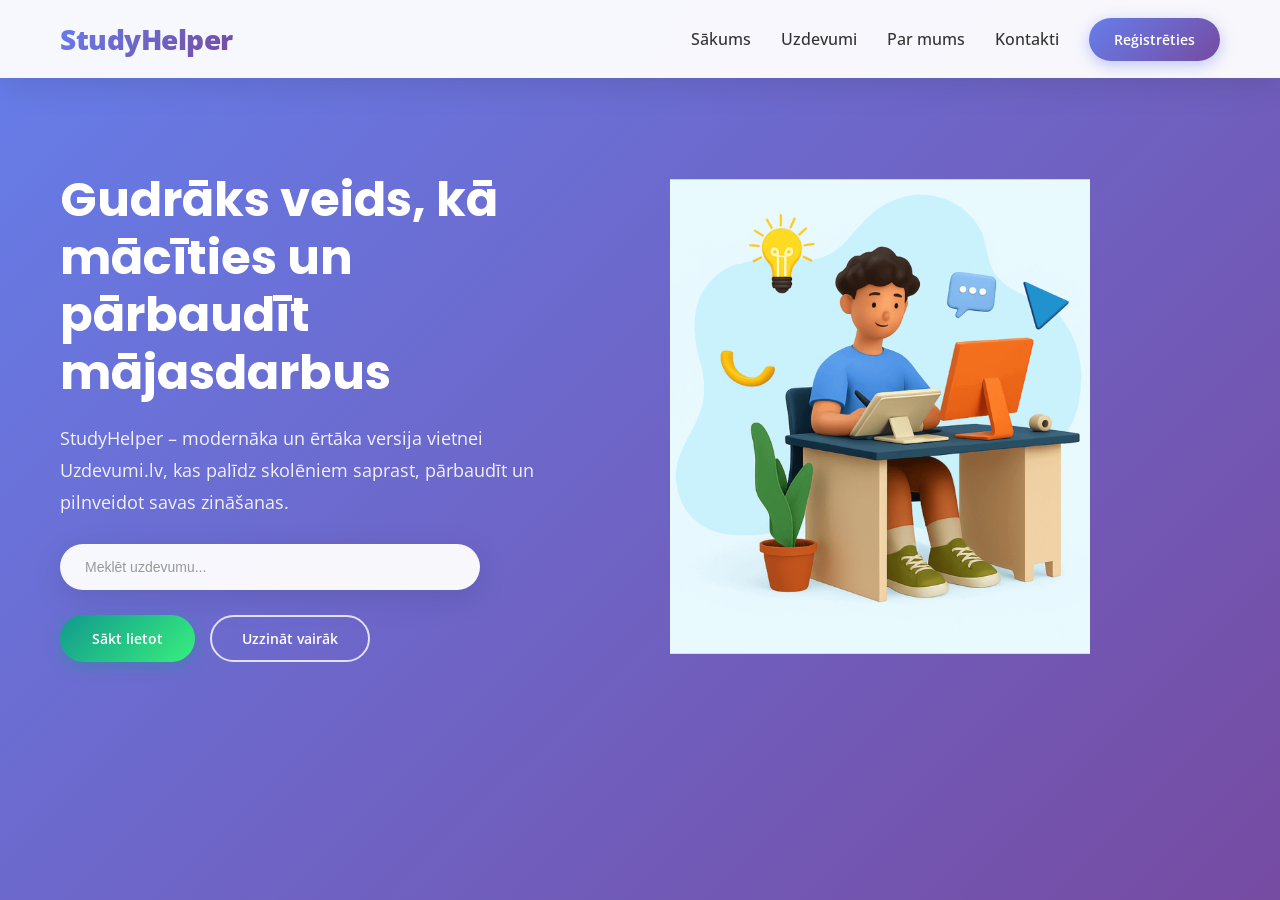
<file: arturgusjk_12kll-main/index.html>
<!DOCTYPE html>
<html lang="lv">
<head>
  <meta charset="UTF-8" />
  <meta name="viewport" content="width=device-width, initial-scale=1.0" />
  <title>StudyHelper</title>
  <link rel="stylesheet" href="style.css" />
  <link href="https://fonts.googleapis.com/css2?family=Poppins:wght@700&family=Open+Sans:wght@400&display=swap" rel="stylesheet">
</head>
<body>
  <header>
    <div class="logo">StudyHelper</div>
    <nav>
      <ul>
        <li><a href="index.html">Sākums</a></li>
        <li><a href="uzdevumi.html">Uzdevumi</a></li>
        <li><a href="about.html">Par mums</a></li>
        <li><a href="contacts.html">Kontakti</a></li>
        <li><a href="register.html" class="btn-primary">Reģistrēties</a></li>
      </ul>
    </nav>
  </header>

  <section class="hero">
    <div>
      <h1>Gudrāks veids, kā mācīties un pārbaudīt mājasdarbus</h1>
      <p>
        StudyHelper – modernāka un ērtāka versija vietnei Uzdevumi.lv,
        kas palīdz skolēniem saprast, pārbaudīt un pilnveidot savas zināšanas.
      </p>
      <div class="search-box">
        <input type="text" id="searchInput" placeholder="Meklēt uzdevumu..." />
      </div>
      <div class="buttons">
        <a href="#" class="btn-green">Sākt lietot</a>
        <a href="#" class="btn-outline">Uzzināt vairāk</a>
      </div>
    </div>

    <img src="Picture1.png" alt="Study illustration">
  </section>

  <script>

    const tasks = [
      "Lineāri vienādojumi",
      "Kvadrātvienādojumi",
      "Ortogrāfija",
      "Skaņa un vibrācija",
      "Ķīmiskās formulas",
      "Francijas revolūcija"
    ];

    const searchInput = document.getElementById('searchInput');

    searchInput.addEventListener('keyup', function(event) {
      const searchText = this.value.toLowerCase().trim();
      
      if (searchText === '') return;
      const foundTask = tasks.find(task => 
        task.toLowerCase().includes(searchText) || 
        searchText.includes(task.toLowerCase())
      );
      if (event.key === 'Enter' && foundTask) {
        window.location.href = 'uzdevumi.html?search=' + encodeURIComponent(foundTask);
      }
    });


    searchInput.addEventListener('blur', function() {
      const searchText = this.value.toLowerCase().trim();
      
      if (searchText !== '') {
        const foundTask = tasks.find(task => 
          task.toLowerCase().includes(searchText) || 
          searchText.includes(task.toLowerCase())
        );

        if (foundTask) {
          window.location.href = 'uzdevumi.html?search=' + encodeURIComponent(foundTask);
        }
      }
    });
  </script>

</body>
</html>
</file>
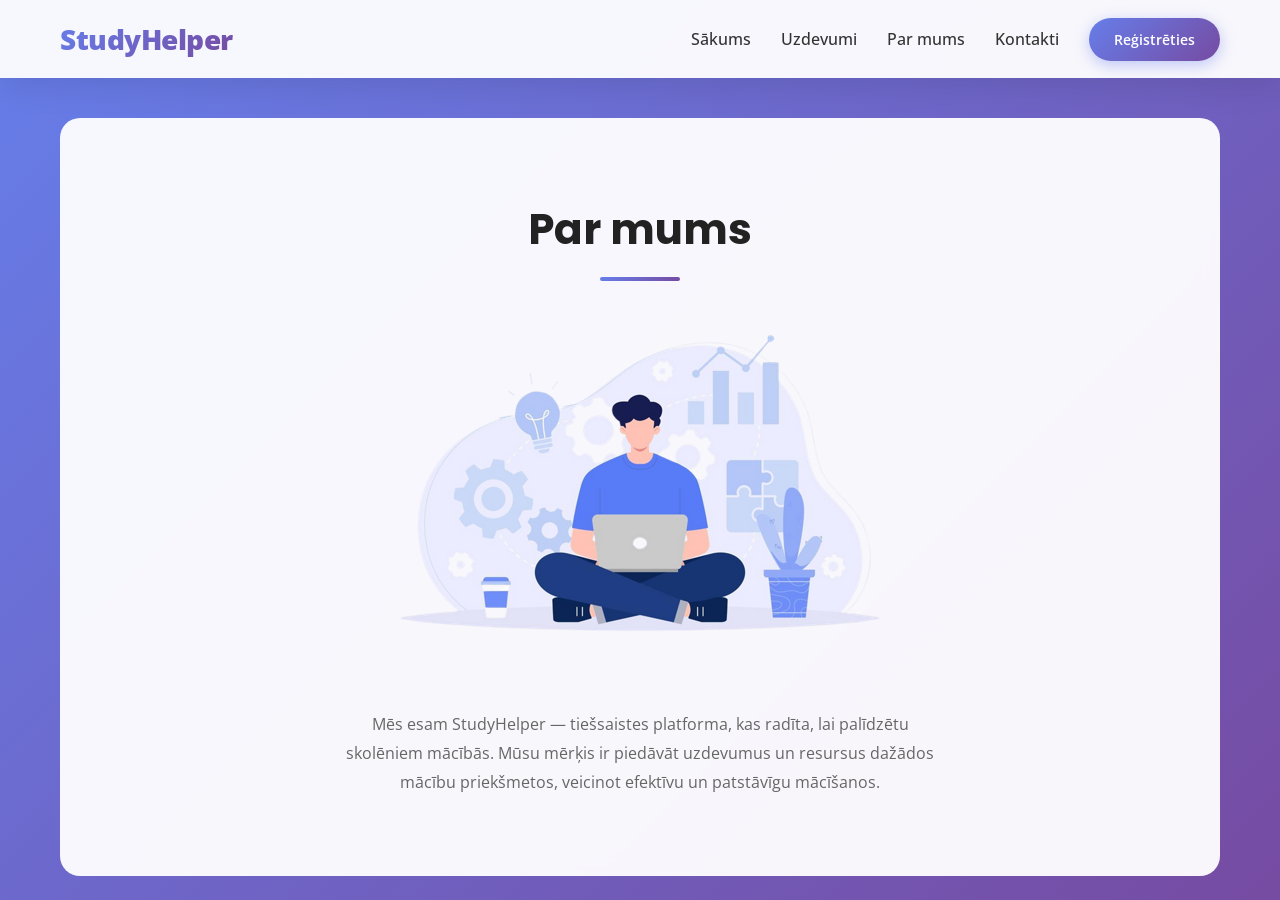
<file: arturgusjk_12kll-main/about.html>
<!DOCTYPE html>
<html lang="lv">
<head>
	<meta charset="UTF-8">
	<meta name="viewport" content="width=device-width, initial-scale=1.0">
	<title>StudyHelper</title>
  <link rel="stylesheet" href="style.css" />
  <link href="https://fonts.googleapis.com/css2?family=Poppins:wght@700&family=Open+Sans:wght@400&display=swap" rel="stylesheet">
</head>
<body>
	<header>
    <div class="logo">StudyHelper</div>
    <nav>
      <ul>
        <li><a href="index.html">Sākums</a></li>
        <li><a href="uzdevumi.html">Uzdevumi</a></li>
        <li><a href="about.html">Par mums</a></li>
        <li><a href="contacts.html">Kontakti</a></li>
        <li><a href="register.html" class="btn-primary">Reģistrēties</a></li>
      </ul>
    </nav>
  </header>
	<section class="section">
		<h2>Par mums</h2>
		<img src="Picture2.png" alt="">
		<p>
		Mēs esam StudyHelper — tiešsaistes platforma, kas radīta, lai palīdzētu
		skolēniem mācībās. Mūsu mērķis ir piedāvāt uzdevumus un resursus dažādos
		mācību priekšmetos, veicinot efektīvu un patstāvīgu mācīšanos.
		</p>
	</section>
</body>
</html>
</file>
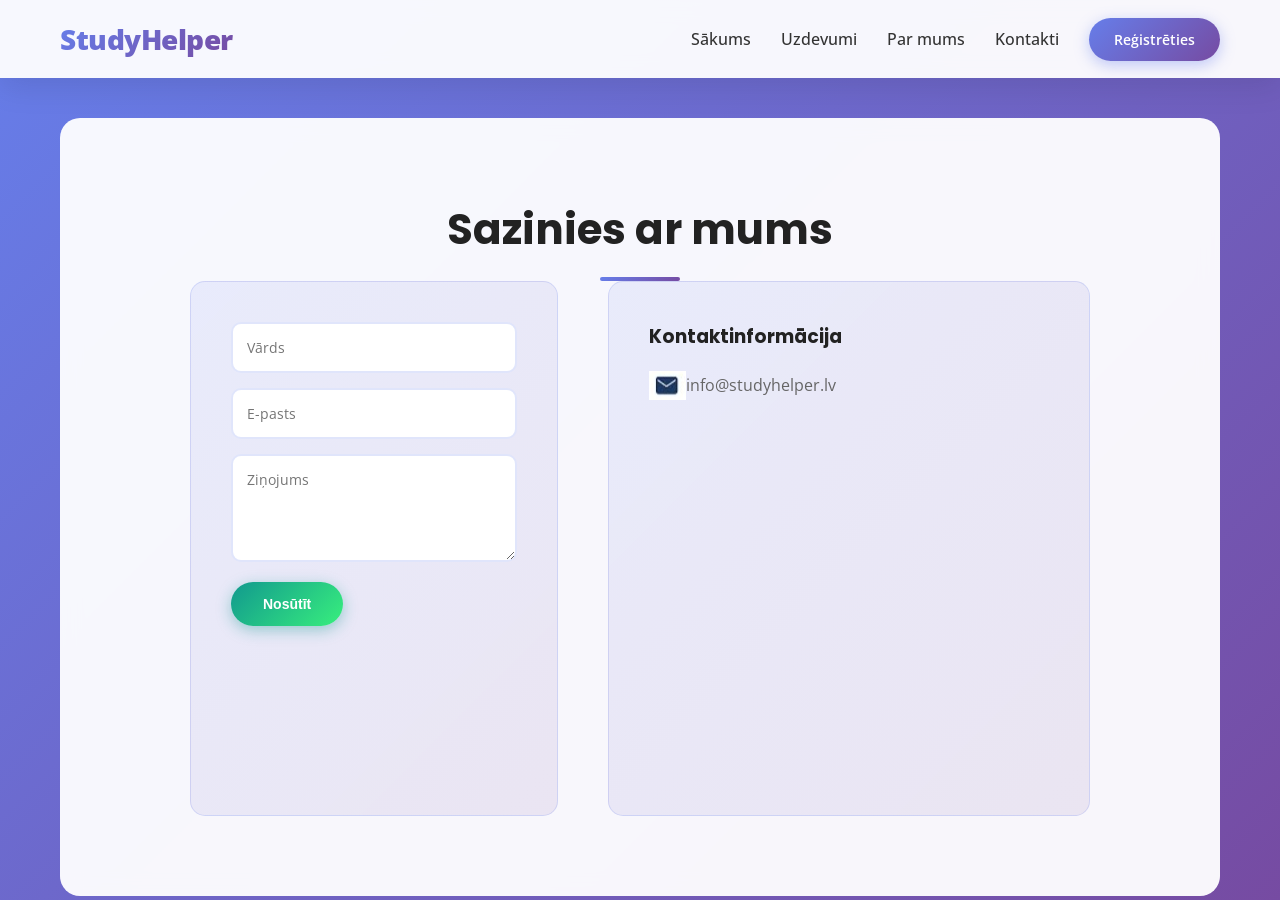
<file: arturgusjk_12kll-main/contacts.html>
<!DOCTYPE html>
<html lang="lv">
<head>
  <meta charset="UTF-8">
  <meta name="viewport" content="width=device-width, initial-scale=1.0">
  <title>StudyHelper</title>
  <link rel="stylesheet" href="style.css" />
  <link href="https://fonts.googleapis.com/css2?family=Poppins:wght@700&family=Open+Sans:wght@400&display=swap" rel="stylesheet">
</head>
<body>
  <header>
    <div class="logo">StudyHelper</div>
    <nav>
      <ul>
        <li><a href="index.html">Sākums</a></li>
        <li><a href="uzdevumi.html">Uzdevumi</a></li>
        <li><a href="about.html">Par mums</a></li>
        <li><a href="contacts.html">Kontakti</a></li>
        <li><a href="register.html" class="btn-primary">Reģistrēties</a></li>
      </ul>
    </nav>
  </header>
  <section class="section">
    <h2>Sazinies ar mums</h2>

    <div class="contact">
      <form>
        <input type="text" placeholder="Vārds" />
        <input type="email" placeholder="E-pasts" />
        <textarea rows="4" placeholder="Ziņojums"></textarea>
        <button type="submit" class="btn-green">Nosūtīt</button>
      </form>

      <div class="contact-info">
        <h3>Kontaktinformācija</h3>
        <p><img src="Picture3.png" alt=""> info@studyhelper.lv</p>
        <iframe src="https://www.google.com/maps/embed?pb=!1m18!1m12!1m3!1d1410.3105541929656!2d24.013567972448215!3d56.96599674046429!2m3!1f0!2f0!3f0!3m2!1i1024!2i768!4f13.1!3m3!1m2!1s0x46eec54a637df53d%3A0x4d4ee164f5506aeb!2sR%C4%ABgas%20Ostvalda%20vidusskola!5e0!3m2!1sru!2slv!4v1765639117396!5m2!1sru!2slv" width="400" height="350" style="border:0;" allowfullscreen="" loading="lazy" referrerpolicy="no-referrer-when-downgrade"></iframe>
      </div>
    </div>
  </section>
</body>
</html>
</file>
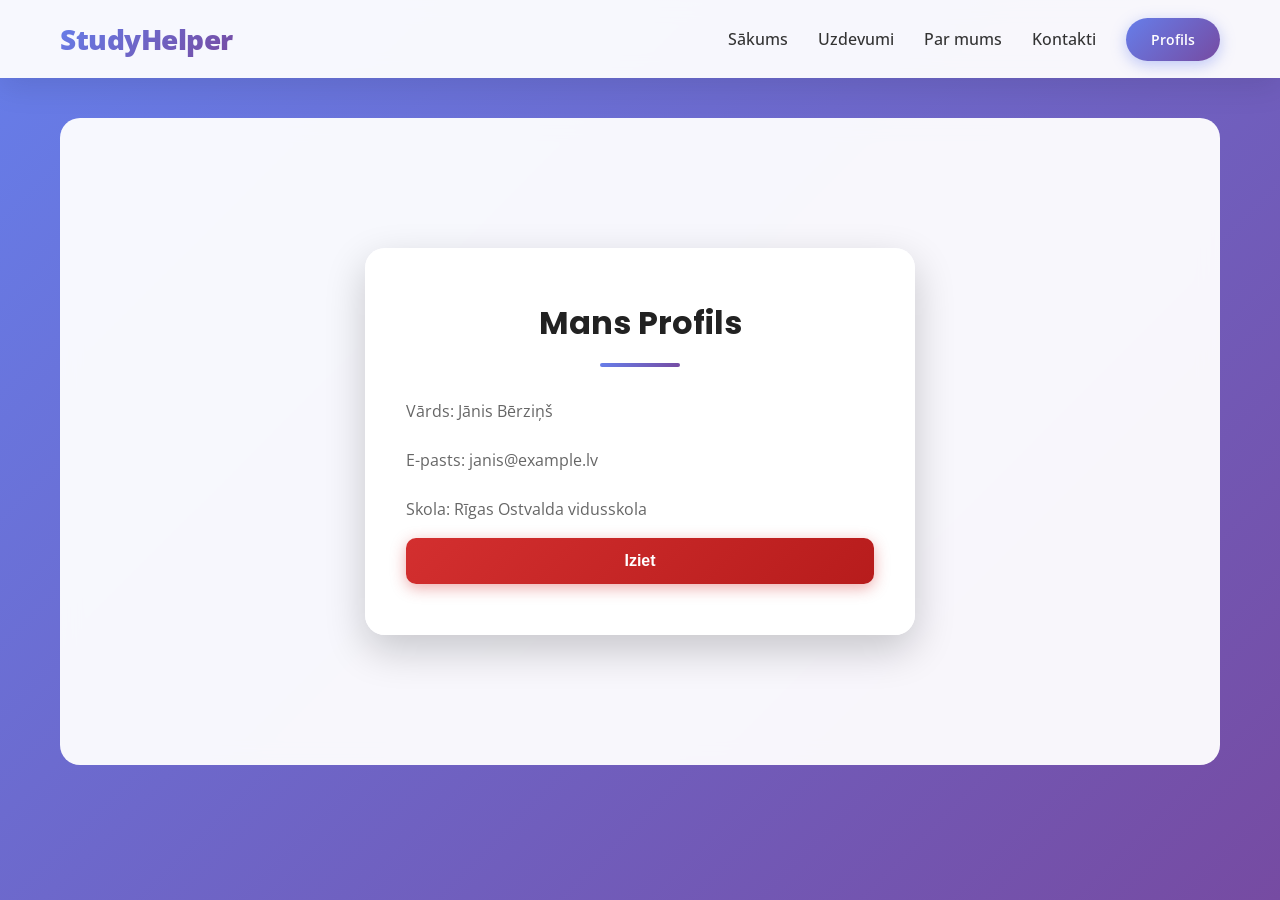
<file: arturgusjk_12kll-main/profile.html>
<!DOCTYPE html>
<html lang="lv">
<head>
  <meta charset="UTF-8">
  <meta name="viewport" content="width=device-width, initial-scale=1.0">
  <title>Profils - StudyHelper</title>
  <link rel="stylesheet" href="style.css" />
  <link href="https://fonts.googleapis.com/css2?family=Poppins:wght@700&family=Open+Sans:wght@400&display=swap" rel="stylesheet">
</head>
<body>
  <header>
    <div class="logo">StudyHelper</div>
    <nav>
      <ul>
        <li><a href="index.html">Sākums</a></li>
        <li><a href="uzdevumi.html">Uzdevumi</a></li>
        <li><a href="about.html">Par mums</a></li>
        <li><a href="contacts.html">Kontakti</a></li>
        <li><a href="profile.html" class="btn-primary">Profils</a></li>
      </ul>
    </nav>
  </header>

  <section class="section">
    <div class="profile-box">
      <h2>Mans Profils</h2>
      <p>Vārds: Jānis Bērziņš</p>
      <p>E-pasts: janis@example.lv</p>
      <p>Skola: Rīgas Ostvalda vidusskola</p>
      <button onclick="logout()">Iziet</button>
    </div>
  </section>

  <script>
    function logout() {
      alert('Jūs esat izrakstījies');
      window.location.href = 'index.html';
    }
  </script>
</body>
</html>
</file>
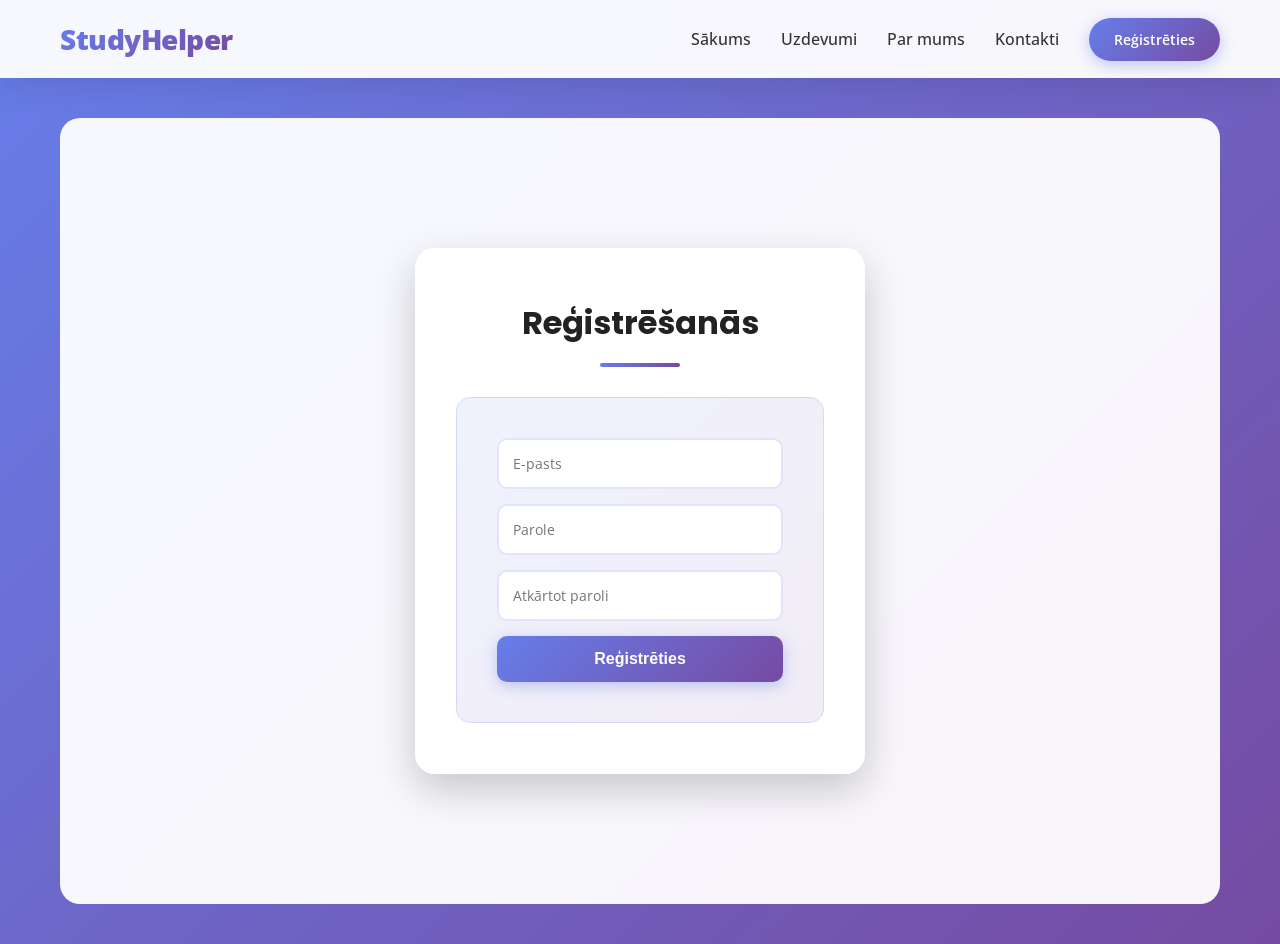
<file: arturgusjk_12kll-main/register.html>
<!DOCTYPE html>
<html lang="lv">
<head>
  <meta charset="UTF-8">
  <meta name="viewport" content="width=device-width, initial-scale=1.0">
  <title>Reģistrēšanās - StudyHelper</title>
  <link rel="stylesheet" href="style.css" />
  <link href="https://fonts.googleapis.com/css2?family=Poppins:wght@700&family=Open+Sans:wght@400&display=swap" rel="stylesheet">
</head>
<body>
  <header>
    <div class="logo">StudyHelper</div>
    <nav>
      <ul>
        <li><a href="index.html">Sākums</a></li>
        <li><a href="uzdevumi.html">Uzdevumi</a></li>
        <li><a href="about.html">Par mums</a></li>
        <li><a href="contacts.html">Kontakti</a></li>
        <li><a href="register.html" class="btn-primary">Reģistrēties</a></li>
      </ul>
    </nav>
  </header>

  <section class="section">
    <div class="register-box">
      <h2>Reģistrēšanās</h2>
      <form onsubmit="register(event)">
        <input type="email" id="email" placeholder="E-pasts" required>
        <input type="password" id="password" placeholder="Parole" required>
        <input type="password" id="password2" placeholder="Atkārtot paroli" required>
        <button type="submit">Reģistrēties</button>
      </form>
    </div>
  </section>

  <script>
    function register(event) {
      event.preventDefault();
      
      const email = document.getElementById('email').value;
      const password = document.getElementById('password').value;
      const password2 = document.getElementById('password2').value;
      
      if (email == '') {
        alert('Ievadi e-pastu');
      } else if (password == '') {
        alert('Ievadi paroli');
      } else if (password != password2) {
        alert('Paroles nesakrīt');
      } else {
        window.location.href = 'profile.html';
      }
    }
  </script>
</body>
</html>
</file>
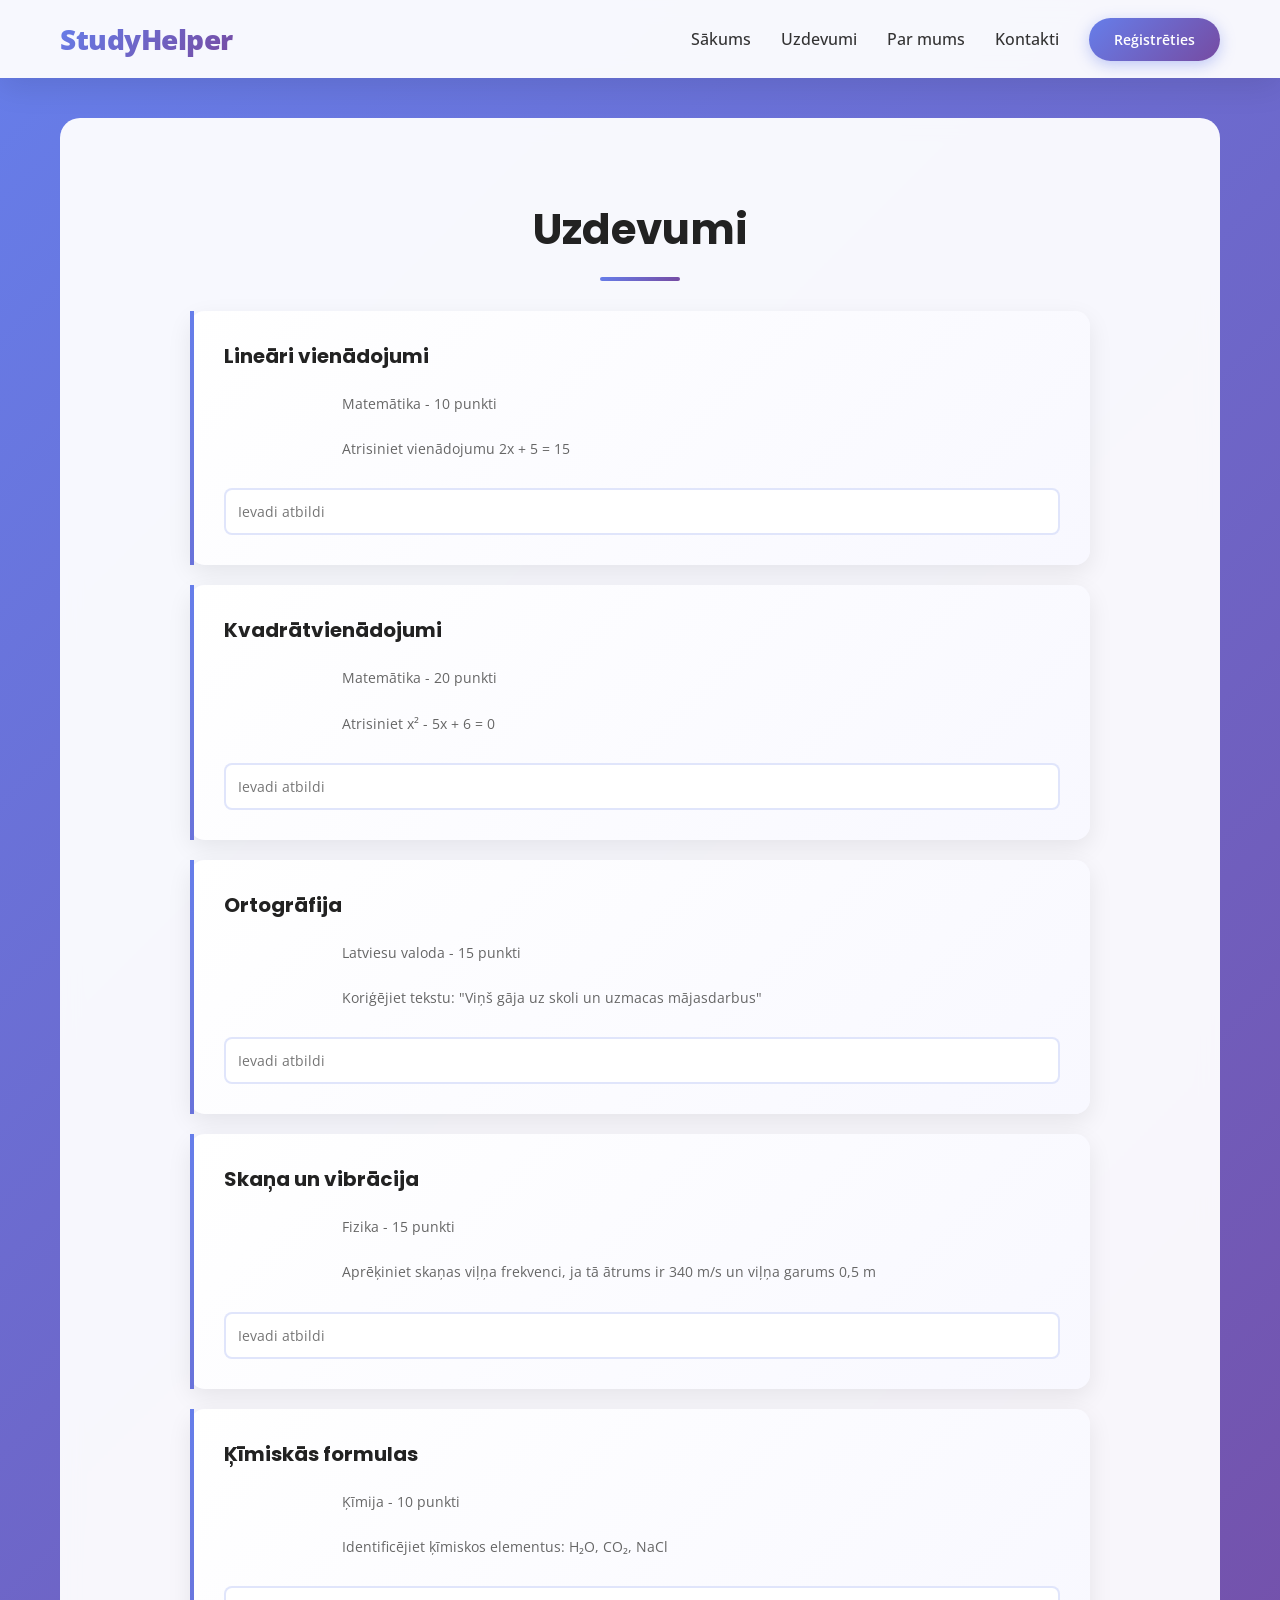
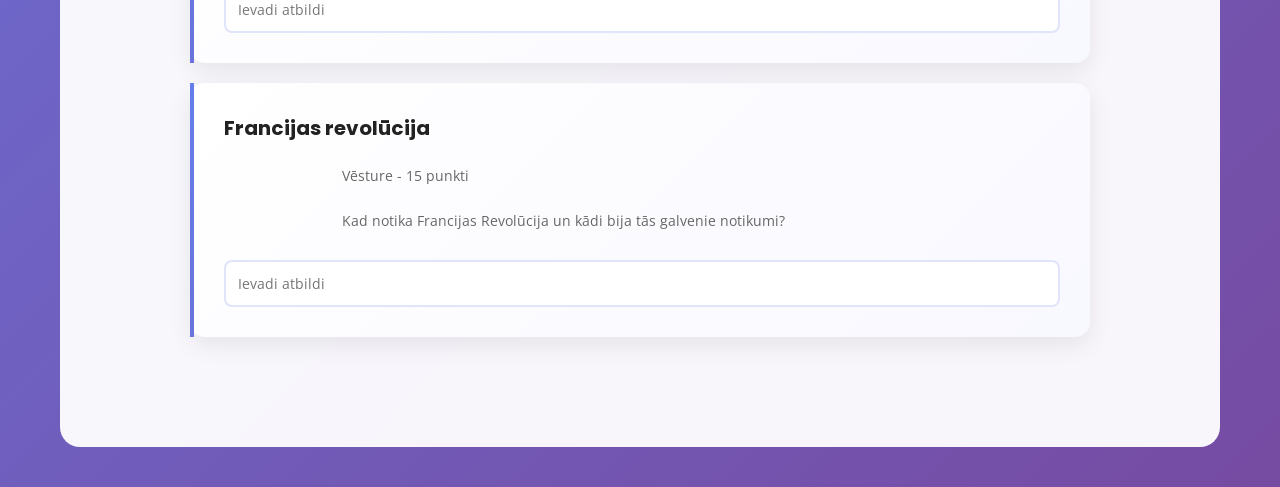
<file: arturgusjk_12kll-main/uzdevumi.html>
<!DOCTYPE html>
<html lang="lv">
<head>
  <meta charset="UTF-8">
  <meta name="viewport" content="width=device-width, initial-scale=1.0">
  <title>Uzdevumi - StudyHelper</title>
  <link rel="stylesheet" href="style.css" />
  <link href="https://fonts.googleapis.com/css2?family=Poppins:wght@700&family=Open+Sans:wght@400&display=swap" rel="stylesheet">
</head>
<body>
  <header>
    <div class="logo">StudyHelper</div>
    <nav>
      <ul>
        <li><a href="index.html">Sākums</a></li>
        <li><a href="uzdevumi.html">Uzdevumi</a></li>
        <li><a href="about.html">Par mums</a></li>
        <li><a href="contacts.html">Kontakti</a></li>
        <li><a href="register.html" class="btn-primary">Reģistrēties</a></li>
      </ul>
    </nav>
  </header>

  <section class="section">
    <h2>Uzdevumi</h2>
    
    <div class="tasks-list">
      <div class="task-item">
        <h3>Lineāri vienādojumi</h3>
        <p>Matemātika - 10 punkti</p>
        <p>Atrisiniet vienādojumu 2x + 5 = 15</p>
        <input type="text" placeholder="Ievadi atbildi" class="task-answer">
      </div>
      <div class="task-item">
        <h3>Kvadrātvienādojumi</h3>
        <p>Matemātika - 20 punkti</p>
        <p>Atrisiniet x² - 5x + 6 = 0</p>
        <input type="text" placeholder="Ievadi atbildi" class="task-answer">
      </div>
      <div class="task-item">
        <h3>Ortogrāfija</h3>
        <p>Latviesu valoda - 15 punkti</p>
        <p>Koriģējiet tekstu: "Viņš gāja uz skoli un uzmacas mājasdarbus"</p>
        <input type="text" placeholder="Ievadi atbildi" class="task-answer">
      </div>
      <div class="task-item">
        <h3>Skaņa un vibrācija</h3>
        <p>Fizika - 15 punkti</p>
        <p>Aprēķiniet skaņas viļņa frekvenci, ja tā ātrums ir 340 m/s un viļņa garums 0,5 m</p>
        <input type="text" placeholder="Ievadi atbildi" class="task-answer">
      </div>
      <div class="task-item">
        <h3>Ķīmiskās formulas</h3>
        <p>Ķīmija - 10 punkti</p>
        <p>Identificējiet ķīmiskos elementus: H₂O, CO₂, NaCl</p>
        <input type="text" placeholder="Ievadi atbildi" class="task-answer">
      </div>
      <div class="task-item">
        <h3>Francijas revolūcija</h3>
        <p>Vēsture - 15 punkti</p>
        <p>Kad notika Francijas Revolūcija un kādi bija tās galvenie notikumi?</p>
        <input type="text" placeholder="Ievadi atbildi" class="task-answer">
      </div>
    </div>
  </section>

  <script>

    const urlParams = new URLSearchParams(window.location.search);
    const searchQuery = urlParams.get('search');

    if (searchQuery) {

      const taskItems = document.querySelectorAll('.task-item h3');
      
      taskItems.forEach(item => {
        if (item.textContent === decodeURIComponent(searchQuery)) {

          item.parentElement.style.border = '3px solid #4CAF50';
          item.parentElement.style.backgroundColor = '#f0f8f0';
          

          setTimeout(() => {
            item.parentElement.scrollIntoView({ behavior: 'smooth', block: 'center' });
          }, 100);
        }
      });
    }
  </script>

</body>
</html>
</file>
<file: arturgusjk_12kll-main/style.css>
* {
  margin: 0;
  padding: 0;
  box-sizing: border-box;
}

body {
  font-family: 'Open Sans', sans-serif;
  background: linear-gradient(135deg, #667eea 0%, #764ba2 100%);
  min-height: 100vh;
  color: #222;
}

h1, h2, h3 {
  font-family: 'Poppins', sans-serif;
  color: #fff;
}

a {
  text-decoration: none;
  color: inherit;
}

/* HEADER & NAV */
header {
  background: rgba(255, 255, 255, 0.95);
  backdrop-filter: blur(10px);
  padding: 20px 60px;
  display: flex;
  justify-content: space-between;
  align-items: center;
  box-shadow: 0 8px 32px rgba(0, 0, 0, 0.1);
  position: sticky;
  top: 0;
  z-index: 1000;
  animation: slideDown 0.6s ease-out;
}

@keyframes slideDown {
  from {
    transform: translateY(-100%);
    opacity: 0;
  }
  to {
    transform: translateY(0);
    opacity: 1;
  }
}

.logo {
  font-size: 28px;
  font-weight: 800;
  background: linear-gradient(135deg, #667eea 0%, #764ba2 100%);
  -webkit-background-clip: text;
  -webkit-text-fill-color: transparent;
  background-clip: text;
  letter-spacing: -0.5px;
  animation: fadeInScale 0.8s ease-out;
}

@keyframes fadeInScale {
  from {
    opacity: 0;
    transform: scale(0.9);
  }
  to {
    opacity: 1;
    transform: scale(1);
  }
}

nav ul {
  display: flex;
  gap: 30px;
  list-style: none;
  align-items: center;
  transition: all 0.3s ease;
}

nav a {
  color: #333;
  font-weight: 500;
  transition: all 0.3s ease;
  position: relative;
}

nav a::after {
  content: '';
  position: absolute;
  bottom: -5px;
  left: 0;
  width: 0;
  height: 2px;
  background: linear-gradient(135deg, #667eea 0%, #764ba2 100%);
  transition: width 0.3s ease;
}

nav a:hover::after {
  width: 100%;
}

nav a:hover {
  color: #667eea;
}

.btn-primary {
  background: linear-gradient(135deg, #667eea 0%, #764ba2 100%);
  color: white;
  padding: 12px 25px;
  border-radius: 50px;
  font-size: 14px;
  font-weight: 600;
  transition: all 0.3s ease;
  box-shadow: 0 4px 15px rgba(102, 126, 234, 0.4);
}

.btn-primary:hover {
  transform: translateY(-2px);
  box-shadow: 0 6px 20px rgba(102, 126, 234, 0.6);
}

/* HERO SECTION */
.hero {
  display: grid;
  grid-template-columns: 1fr 1fr;
  align-items: center;
  padding: 80px 60px;
  gap: 60px;
  animation: fadeIn 1s ease-out;
}

@keyframes fadeIn {
  from {
    opacity: 0;
  }
  to {
    opacity: 1;
  }
}

.hero h1 {
  font-size: 48px;
  margin-bottom: 20px;
  line-height: 1.2;
  color: #fff;
  animation: slideUp 0.8s ease-out;
}

@keyframes slideUp {
  from {
    opacity: 0;
    transform: translateY(30px);
  }
  to {
    opacity: 1;
    transform: translateY(0);
  }
}

.hero p {
  font-size: 18px;
  line-height: 1.8;
  margin-bottom: 25px;
  max-width: 500px;
  color: rgba(255, 255, 255, 0.9);
  animation: slideUp 0.8s ease-out 0.1s both;
}

.search-box {
  display: flex;
  align-items: center;
  background: rgba(255, 255, 255, 0.95);
  border-radius: 50px;
  padding: 15px 25px;
  max-width: 420px;
  margin-bottom: 25px;
  box-shadow: 0 8px 32px rgba(0, 0, 0, 0.1);
  animation: slideUp 0.8s ease-out 0.2s both;
}

.search-box input {
  border: none;
  outline: none;
  flex: 1;
  font-size: 14px;
  background: transparent;
  color: #333;
}

.search-box input::placeholder {
  color: #999;
}

.buttons {
  display: flex;
  gap: 15px;
  animation: slideUp 0.8s ease-out 0.3s both;
}

.btn-green {
  background: linear-gradient(135deg, #11998e 0%, #38ef7d 100%);
  color: white;
  padding: 14px 32px;
  border-radius: 50px;
  font-size: 14px;
  font-weight: 600;
  transition: all 0.3s ease;
  box-shadow: 0 4px 15px rgba(17, 153, 142, 0.4);
  border: none;
  cursor: pointer;
}

.btn-green:hover {
  transform: translateY(-3px);
  box-shadow: 0 8px 25px rgba(17, 153, 142, 0.6);
}

.btn-outline {
  border: 2px solid rgba(255, 255, 255, 0.8);
  color: white;
  padding: 12px 30px;
  border-radius: 50px;
  font-size: 14px;
  background: transparent;
  transition: all 0.3s ease;
  font-weight: 600;
  cursor: pointer;
}

.btn-outline:hover {
  background: rgba(255, 255, 255, 0.2);
  border-color: white;
}

.hero img {
  width: 100%;
  max-width: 420px;
  animation: float 3s ease-in-out infinite;
}

@keyframes float {
  0%, 100% {
    transform: translateY(0px);
  }
  50% {
    transform: translateY(-20px);
  }
}

/* SECTIONS */
.section {
  padding: 80px 60px;
  background: rgba(255, 255, 255, 0.95);
  backdrop-filter: blur(10px);
  margin: 40px 60px;
  border-radius: 20px;
  animation: fadeIn 0.8s ease-out;
  text-align: center;
}

.section h2 {
  font-size: 42px;
  color: #222;
  position: relative;
  padding-bottom: 20px;
}

.section h2::after {
  content: '';
  position: absolute;
  bottom: 0;
  left: 50%;
  transform: translateX(-50%);
  width: 80px;
  height: 4px;
  background: linear-gradient(135deg, #667eea 0%, #764ba2 100%);
  border-radius: 2px;
}

.section p {
  max-width: 600px;
  margin: 20px auto 0;
  line-height: 1.8;
  color: #666;
}

/* CONTACT FORM */
.contact {
  display: grid;
  grid-template-columns: 1fr 1fr;
  gap: 50px;
  max-width: 900px;
  margin: 0 auto;
  text-align: left;
}

form {
  background: linear-gradient(135deg, rgba(102, 126, 234, 0.1) 0%, rgba(118, 75, 162, 0.1) 100%);
  padding: 40px;
  border-radius: 15px;
  border: 1px solid rgba(102, 126, 234, 0.2);
  animation: slideUp 0.8s ease-out;
}

form input,
form textarea {
  width: 100%;
  margin-bottom: 15px;
  padding: 14px;
  border-radius: 10px;
  border: 2px solid rgba(102, 126, 234, 0.2);
  font-family: 'Open Sans';
  font-size: 14px;
  transition: all 0.3s ease;
}

form input:focus,
form textarea:focus {
  outline: none;
  border-color: #667eea;
  box-shadow: 0 0 0 4px rgba(102, 126, 234, 0.1);
}

form button {
  background: linear-gradient(135deg, #667eea 0%, #764ba2 100%);
  color: white;
  border: none;
  padding: 14px 30px;
  border-radius: 10px;
  cursor: pointer;
  font-weight: 600;
  transition: all 0.3s ease;
  box-shadow: 0 4px 15px rgba(102, 126, 234, 0.4);
}

form button:hover {
  transform: translateY(-2px);
  box-shadow: 0 6px 25px rgba(102, 126, 234, 0.6);
}

.contact-info {
  background: linear-gradient(135deg, rgba(102, 126, 234, 0.1) 0%, rgba(118, 75, 162, 0.1) 100%);
  padding: 40px;
  border-radius: 15px;
  border: 1px solid rgba(102, 126, 234, 0.2);
}

.contact-info h3 {
  color: #222;
  margin-bottom: 20px;
}

.contact-info p {
  margin-bottom: 20px;
  display: flex;
  color: #666;
}

/* REGISTER */
.register-box {
  background: rgba(255, 255, 255, 0.95);
  backdrop-filter: blur(10px);
  padding: 50px 40px;
  border-radius: 20px;
  max-width: 450px;
  margin: 50px auto;
  box-shadow: 0 15px 40px rgba(0, 0, 0, 0.2);
  animation: popIn 0.6s ease-out;
  border: 1px solid rgba(255, 255, 255, 0.5);
}

@keyframes popIn {
  from {
    opacity: 0;
    transform: scale(0.95);
  }
  to {
    opacity: 1;
    transform: scale(1);
  }
}

.register-box h2 {
  text-align: center;
  margin-bottom: 30px;
  color: #222;
  font-size: 32px;
}

.register-box form input {
  width: 100%;
  padding: 14px;
  margin-bottom: 15px;
  border: 2px solid rgba(102, 126, 234, 0.2);
  border-radius: 10px;
  font-family: 'Open Sans';
  transition: all 0.3s ease;
}

.register-box form input:focus {
  outline: none;
  border-color: #667eea;
  box-shadow: 0 0 0 4px rgba(102, 126, 234, 0.1);
}

.register-box form button {
  width: 100%;
  background: linear-gradient(135deg, #667eea 0%, #764ba2 100%);
  color: white;
  padding: 14px;
  border: none;
  border-radius: 10px;
  cursor: pointer;
  font-size: 16px;
  font-weight: 600;
  transition: all 0.3s ease;
  box-shadow: 0 4px 15px rgba(102, 126, 234, 0.4);
}

.register-box form button:hover {
  transform: translateY(-2px);
  box-shadow: 0 6px 25px rgba(102, 126, 234, 0.6);
}

.register-box p {
  text-align: center;
  margin-top: 20px;
  color: #666;
}

.register-box a {
  color: #667eea;
  font-weight: 600;
  cursor: pointer;
  transition: all 0.3s ease;
}

.register-box a:hover {
  color: #764ba2;
  text-decoration: underline;
}

/* PROFILE */
.profile-box {
  background: rgba(255, 255, 255, 0.95);
  backdrop-filter: blur(10px);
  padding: 50px 40px;
  border-radius: 20px;
  max-width: 550px;
  margin: 50px auto;
  box-shadow: 0 15px 40px rgba(0, 0, 0, 0.2);
  animation: popIn 0.6s ease-out;
  border: 1px solid rgba(255, 255, 255, 0.5);
}

.profile-box h2 {
  text-align: center;
  margin-bottom: 30px;
  color: #222;
  font-size: 32px;
}

.profile-box p {
  font-size: 16px;
  margin-bottom: 15px;
  color: #666;
  text-align: left;
}

.profile-box button {
  width: 100%;
  background: linear-gradient(135deg, #d32f2f 0%, #b71c1c 100%);
  color: white;
  padding: 14px;
  border: none;
  border-radius: 10px;
  cursor: pointer;
  font-size: 16px;
  font-weight: 600;
  transition: all 0.3s ease;
  box-shadow: 0 4px 15px rgba(211, 47, 47, 0.4);
}

.profile-box button:hover {
  transform: translateY(-2px);
  box-shadow: 0 6px 25px rgba(211, 47, 47, 0.6);
}

/* TASKS */
.tasks-list {
  max-width: 900px;
  margin: 30px auto;
  text-align: left;
  display: grid;
  gap: 20px;
}

.task-item {
  background: linear-gradient(135deg, rgba(255, 255, 255, 1) 0%, rgba(248, 248, 255, 1) 100%);
  padding: 30px;
  border-radius: 15px;
  box-shadow: 0 8px 25px rgba(0, 0, 0, 0.08);
  border-left: 4px solid;
  border-image: linear-gradient(135deg, #667eea 0%, #764ba2 100%) 1;
  transition: all 0.3s ease;
  animation: slideUp 0.6s ease-out;
}

.task-item:nth-child(1) { animation-delay: 0.1s; }
.task-item:nth-child(2) { animation-delay: 0.2s; }
.task-item:nth-child(3) { animation-delay: 0.3s; }
.task-item:nth-child(4) { animation-delay: 0.4s; }
.task-item:nth-child(5) { animation-delay: 0.5s; }
.task-item:nth-child(6) { animation-delay: 0.6s; }

.task-item:hover {
  transform: translateY(-8px);
  box-shadow: 0 15px 40px rgba(0, 0, 0, 0.15);
}

.task-item h3 {
  margin-bottom: 10px;
  color: #222;
  font-size: 20px;
}

.task-item p {
  color: #666;
  font-size: 14px;
  margin-bottom: 12px;
}

.task-answer {
  width: 100%;
  padding: 12px;
  margin-top: 15px;
  border: 2px solid rgba(102, 126, 234, 0.2);
  border-radius: 8px;
  font-family: 'Open Sans';
  font-size: 14px;
  transition: all 0.3s ease;
}

.task-answer:focus {
  outline: none;
  border-color: #667eea;
  box-shadow: 0 0 0 4px rgba(102, 126, 234, 0.1);
}

/* RESPONSIVE */
@media (max-width: 768px) {
  header {
    padding: 15px 20px;
  }

  nav ul {
    gap: 15px;
  }

  .hero {
    grid-template-columns: 1fr;
    padding: 40px 20px;
    gap: 30px;
  }

  .hero h1 {
    font-size: 32px;
  }

  .section {
    margin: 20px;
    padding: 40px 20px;
  }

  .contact {
    grid-template-columns: 1fr;
  }

  .register-box,
  .profile-box {
    margin: 30px 20px;
    padding: 30px 20px;
  }

  .tasks-list {
    margin: 20px;
  }
}
</file>
